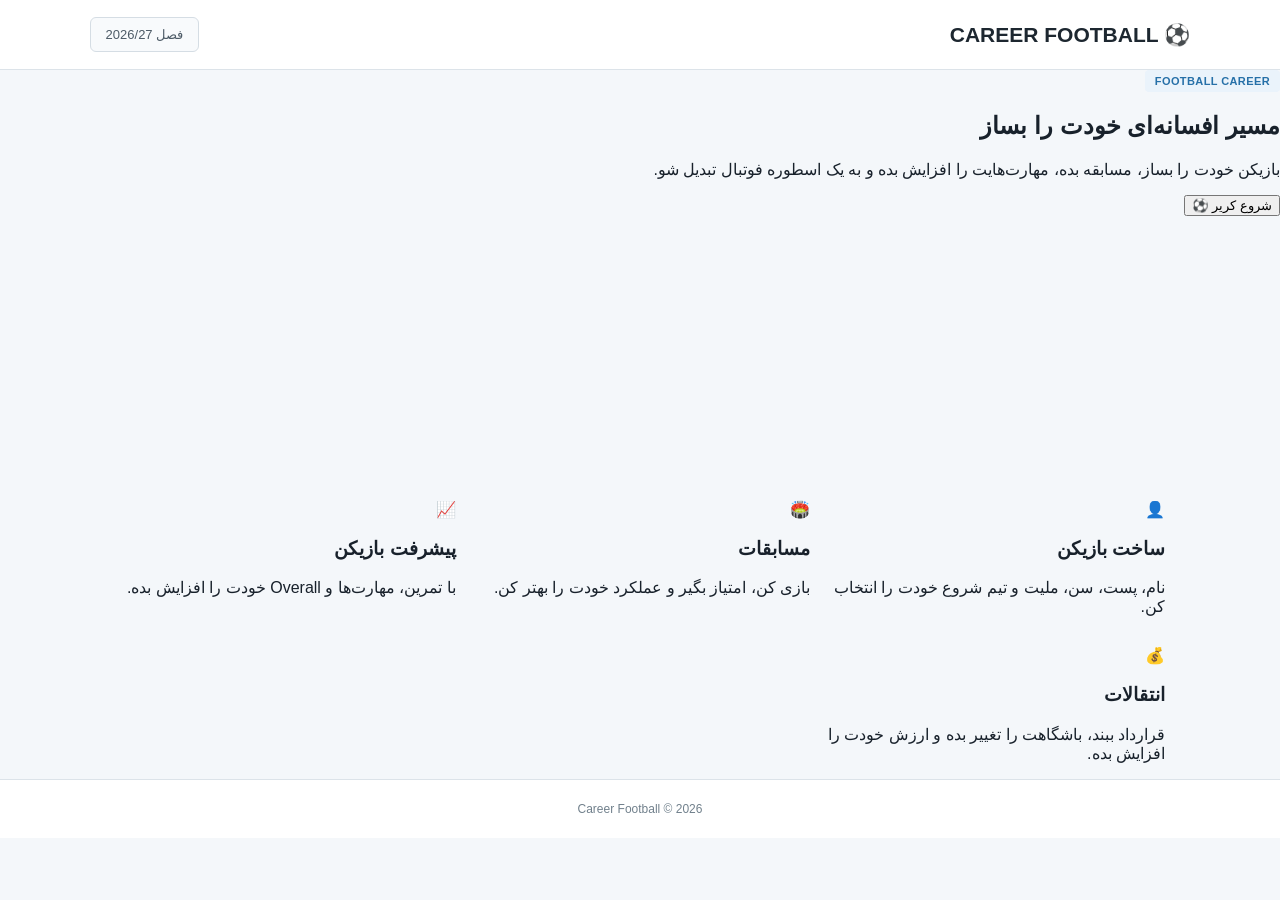
<file: index.html>
<!DOCTYPE html>
<html lang="fa" dir="rtl">

<head>
    <meta charset="UTF-8">
    <meta name="viewport" content="width=device-width, initial-scale=1.0">

    <title>Career Football</title>

    <link rel="stylesheet" href="style.css">
</head>

<body>

    <div class="app">

        <header class="header">

            <div class="logo">
                ⚽ CAREER FOOTBALL
            </div>

            <div class="season">
                فصل 2026/27
            </div>

        </header>


        <main>

            <section class="hero">

                <div class="hero-content">

                    <div class="badge">
                        FOOTBALL CAREER
                    </div>

                    <h1>
                        مسیر افسانه‌ای خودت را بساز
                    </h1>

                    <p>
                        بازیکن خودت را بساز، مسابقه بده،
                        مهارت‌هایت را افزایش بده و به یک اسطوره فوتبال تبدیل شو.
                    </p>

                    <button id="startCareerBtn">
                        شروع کریر ⚽
                    </button>

                </div>

            </section>


            <section class="features">

                <div class="feature-card">
                    <div class="icon">👤</div>
                    <h3>ساخت بازیکن</h3>
                    <p>
                        نام، پست، سن، ملیت و تیم شروع خودت را انتخاب کن.
                    </p>
                </div>


                <div class="feature-card">
                    <div class="icon">🏟️</div>
                    <h3>مسابقات</h3>
                    <p>
                        بازی کن، امتیاز بگیر و عملکرد خودت را بهتر کن.
                    </p>
                </div>


                <div class="feature-card">
                    <div class="icon">📈</div>
                    <h3>پیشرفت بازیکن</h3>
                    <p>
                        با تمرین، مهارت‌ها و Overall خودت را افزایش بده.
                    </p>
                </div>


                <div class="feature-card">
                    <div class="icon">💰</div>
                    <h3>انتقالات</h3>
                    <p>
                        قرارداد ببند، باشگاهت را تغییر بده و ارزش خودت را افزایش بده.
                    </p>
                </div>

            </section>

        </main>


        <footer>
            Career Football © 2026
        </footer>

    </div>


    <script src="script.js"></script>

</body>

</html>
</file>
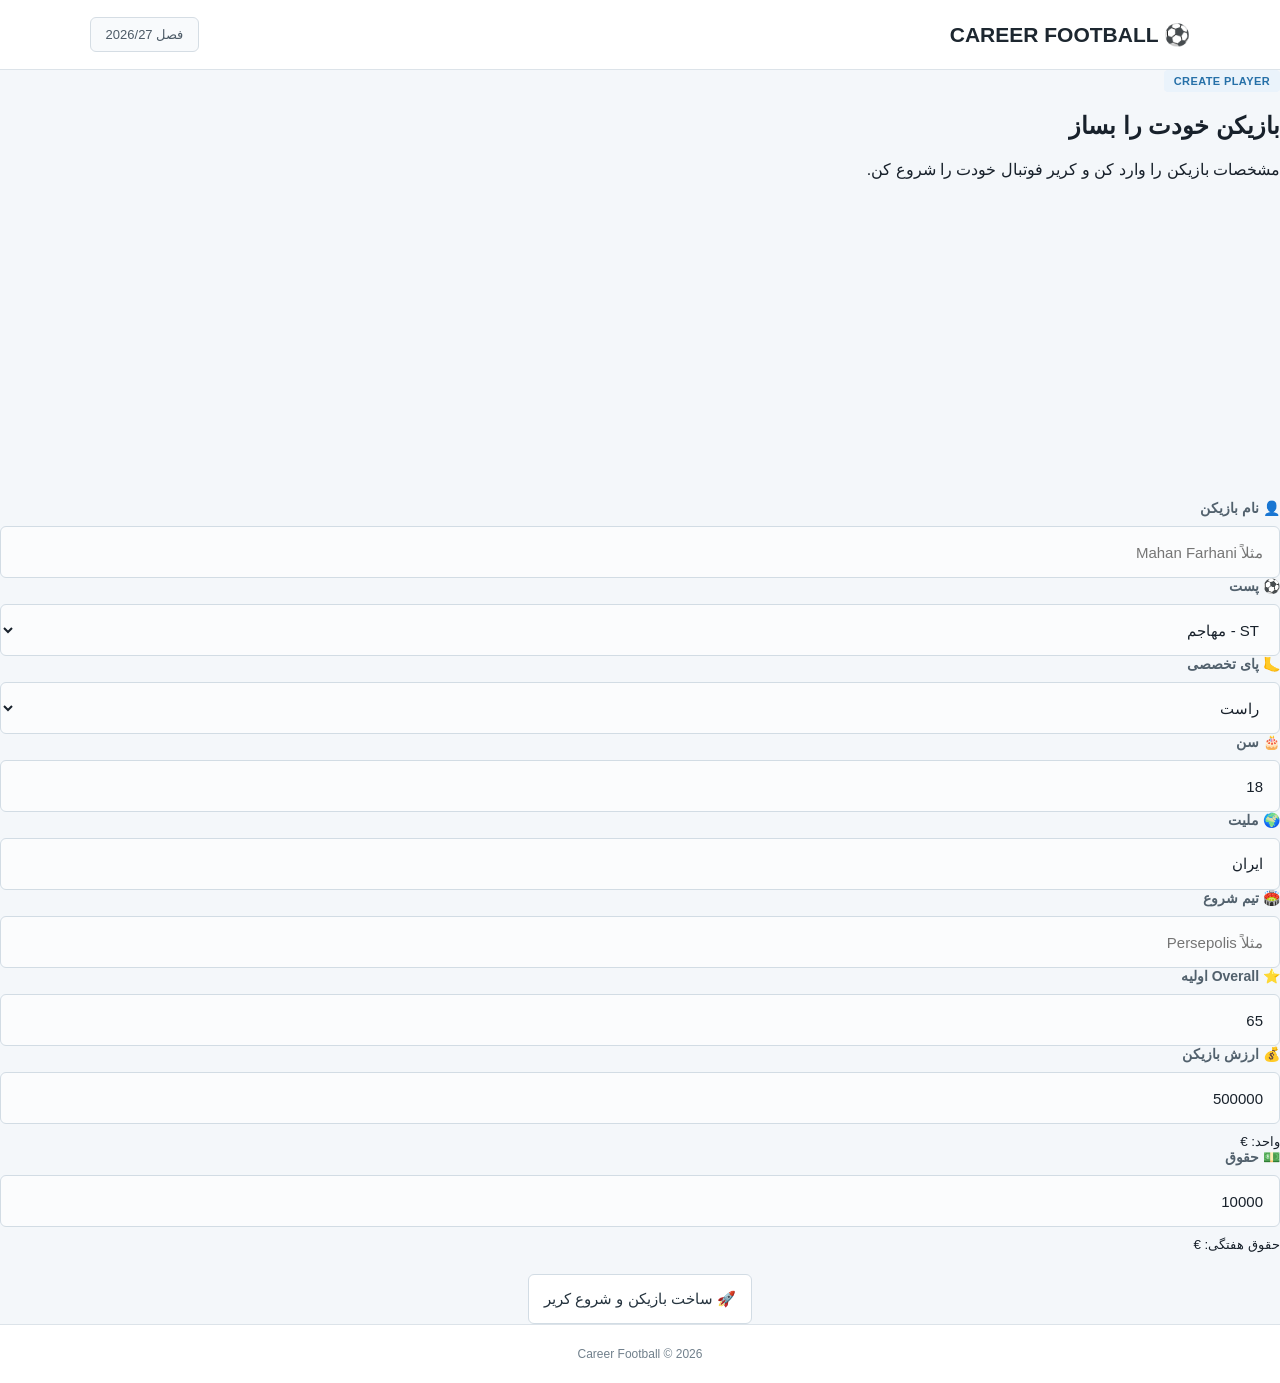
<file: career.html>
<!DOCTYPE html>
<html lang="fa" dir="rtl">
<head><meta charset="UTF-8"><meta name="viewport" content="width=device-width, initial-scale=1.0"><title>Career | Career Football</title><link rel="stylesheet" href="style.css"></head>
<body><div class="app">
<header class="header"><div class="logo">⚽ CAREER FOOTBALL</div><div class="season">فصل 2026/27</div></header>
<main class="career-page">
<section class="player-header"><div class="player-avatar">⚽</div><div class="player-info"><span class="badge">PLAYER CAREER</span><h1 id="playerName">بازیکن</h1><p id="playerDetails">اطلاعات بازیکن</p></div><div class="overall-box"><span>OVR</span><strong id="playerOverall">65</strong></div></section>
<section class="stats-grid"><div class="stat-card"><span>🏟️</span><small>باشگاه</small><strong id="playerClub">---</strong></div><div class="stat-card"><span>💰</span><small>ارزش بازیکن</small><strong id="playerValue">---</strong></div><div class="stat-card"><span>💵</span><small>حقوق هفتگی</small><strong id="playerSalary">---</strong></div><div class="stat-card"><span>🎂</span><small>سن</small><strong id="playerAge">---</strong></div></section>
<section class="section"><div class="section-title"><h2>📊 آمار فصل</h2></div><div class="stats-grid"><div class="stat-card"><span>⚽</span><small>گل</small><strong id="playerGoals">0</strong></div><div class="stat-card"><span>🎯</span><small>پاس گل</small><strong id="playerAssists">0</strong></div><div class="stat-card"><span>🏃</span><small>بازی</small><strong id="playerAppearances">0</strong></div><div class="stat-card"><span>🏆</span><small>جام‌ها</small><strong id="playerTrophies">0</strong></div></div></section>
<section class="fan-card"><div><span>❤️ رضایت هواداران</span><h2 id="fanRating">50%</h2></div><div class="progress"><div id="fanProgress" class="progress-bar"></div></div></section>
<section class="career-menu"><button type="button" onclick="location.href='match.html'">🏟️ مسابقات</button><button type="button" onclick="location.href='training.html'">🏋️ تمرین</button><button type="button" onclick="location.href='progress.html'">📈 پیشرفت بازیکن</button><button type="button" onclick="location.href='transfers.html'">🔄 نقل‌وانتقالات</button><button type="button" onclick="location.href='trophies.html'">🏆 جام‌ها</button><button type="button" onclick="location.href='news.html'">📰 اخبار</button><button type="button" onclick="location.href='contract.html'">📋 قرارداد</button><button type="button" onclick="location.href='player.html'">⚙️ ویرایش بازیکن</button></section>
</main><footer>Career Football © 2026</footer></div><script src="career.js"></script></body></html>
</file>
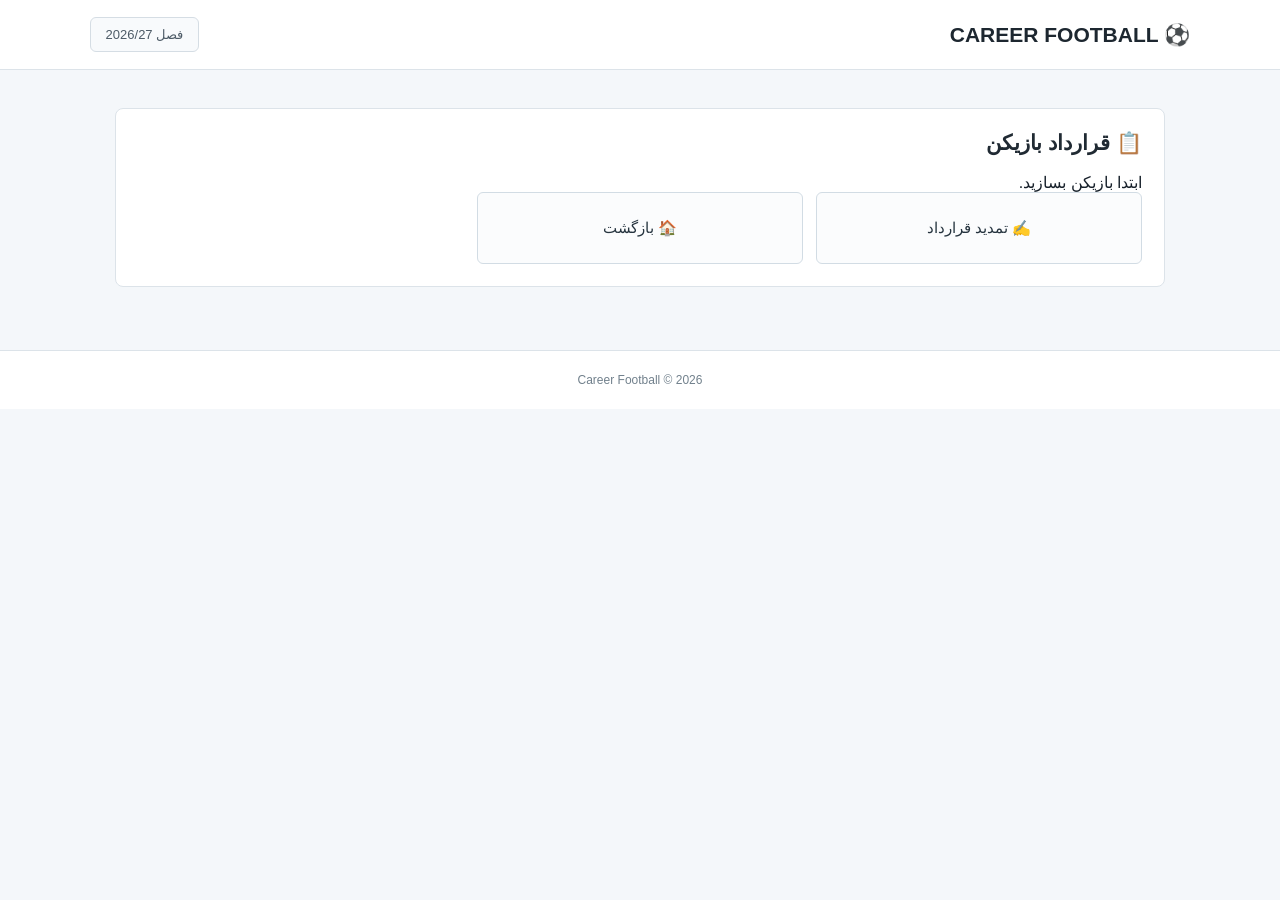
<file: contract.html>
<!DOCTYPE html><html lang="fa" dir="rtl"><head><meta charset="UTF-8"><meta name="viewport" content="width=device-width,initial-scale=1.0"><title>قرارداد | Career Football</title><link rel="stylesheet" href="style.css"></head><body><div class="app"><header class="header"><div class="logo">⚽ CAREER FOOTBALL</div><div class="season">فصل 2026/27</div></header><main class="career-page"><section class="section"><div class="section-title"><h2>📋 قرارداد بازیکن</h2></div><div id="contractInfo" class="stats-grid"></div><div class="career-menu"><button onclick="renewContract()">✍️ تمدید قرارداد</button><button onclick="location.href='career.html'">🏠 بازگشت</button></div></section></main><footer>Career Football © 2026</footer></div><script src="contract.js"></script></body></html>
</file>
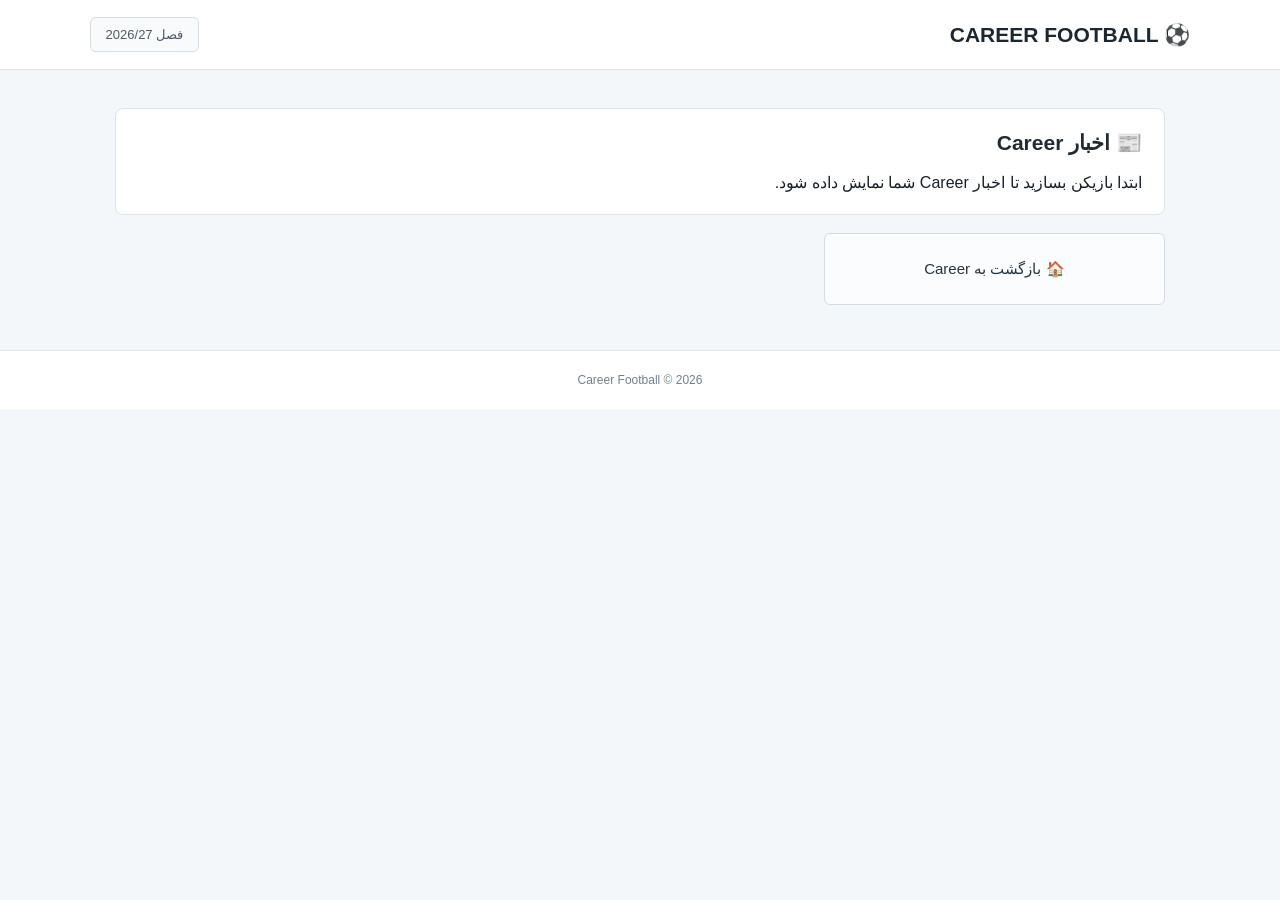
<file: news.html>
<!DOCTYPE html><html lang="fa" dir="rtl"><head><meta charset="UTF-8"><meta name="viewport" content="width=device-width,initial-scale=1.0"><title>اخبار | Career Football</title><link rel="stylesheet" href="style.css"></head><body><div class="app"><header class="header"><div class="logo">⚽ CAREER FOOTBALL</div><div class="season">فصل 2026/27</div></header><main class="career-page"><section class="section"><div class="section-title"><h2>📰 اخبار Career</h2></div><div id="newsList" class="stats-grid"></div></section><section class="career-menu"><button onclick="location.href='career.html'">🏠 بازگشت به Career</button></section></main><footer>Career Football © 2026</footer></div><script src="news.js"></script></body></html>
</file>
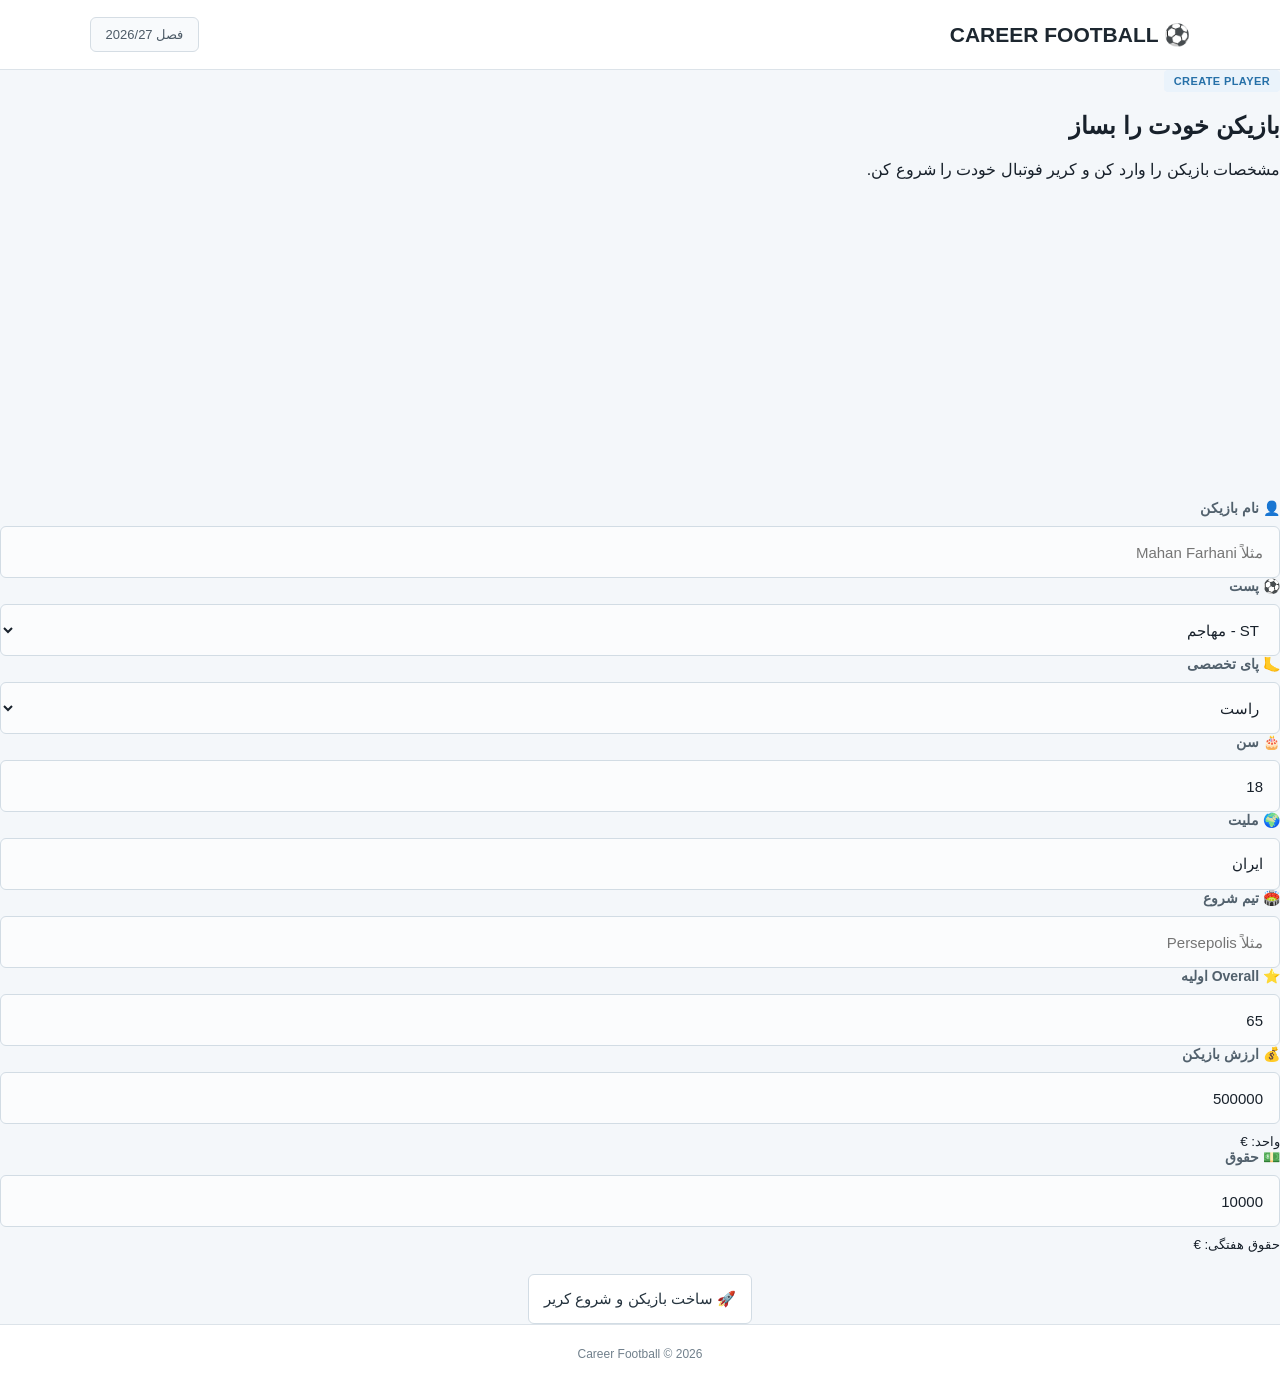
<file: player.html>
<!DOCTYPE html>
<html lang="fa" dir="rtl">
<head>
    <meta charset="UTF-8">
    <meta name="viewport" content="width=device-width, initial-scale=1.0">
    <title>ساخت بازیکن | Career Football</title>
    <link rel="stylesheet" href="style.css">
</head>
<body>
<div class="app">
    <header class="header">
        <div class="logo">⚽ CAREER FOOTBALL</div>
        <div class="season">فصل 2026/27</div>
    </header>

    <main>
        <section class="hero">
            <div class="hero-content">
                <div class="badge">CREATE PLAYER</div>
                <h1>بازیکن خودت را بساز</h1>
                <p>مشخصات بازیکن را وارد کن و کریر فوتبال خودت را شروع کن.</p>
            </div>
        </section>

        <section class="card">
            <form id="createPlayerForm">
                <div class="form-group">
                    <label for="playerName">👤 نام بازیکن</label>
                    <input type="text" id="playerName" placeholder="مثلاً Mahan Farhani" required>
                </div>

                <div class="form-group">
                    <label for="position">⚽ پست</label>
                    <select id="position" required>
                        <option value="ST">ST - مهاجم</option>
                        <option value="CF">CF - مهاجم سایه</option>
                        <option value="LW">LW - وینگر چپ</option>
                        <option value="RW">RW - وینگر راست</option>
                        <option value="CAM">CAM - هافبک هجومی</option>
                        <option value="CM">CM - هافبک</option>
                        <option value="CDM">CDM - هافبک دفاعی</option>
                        <option value="LM">LM - هافبک چپ</option>
                        <option value="RM">RM - هافبک راست</option>
                        <option value="CB">CB - مدافع میانی</option>
                        <option value="LB">LB - دفاع چپ</option>
                        <option value="RB">RB - دفاع راست</option>
                        <option value="GK">GK - دروازه‌بان</option>
                    </select>
                </div>

                <div class="form-group">
                    <label for="preferredFoot">🦶 پای تخصصی</label>
                    <select id="preferredFoot" required>
                        <option value="right">راست</option>
                        <option value="left">چپ</option>
                        <option value="both">هر دو پا</option>
                    </select>
                </div>

                <div class="form-group">
                    <label for="age">🎂 سن</label>
                    <input type="number" id="age" min="16" max="40" value="18" required>
                </div>

                <div class="form-group">
                    <label for="nationality">🌍 ملیت</label>
                    <input type="text" id="nationality" placeholder="ایران" value="ایران" required>
                </div>

                <div class="form-group">
                    <label for="startingClub">🏟️ تیم شروع</label>
                    <input type="text" id="startingClub" placeholder="مثلاً Persepolis" required>
                </div>

                <div class="form-group">
                    <label for="playerOverall">⭐ Overall اولیه</label>
                    <input type="number" id="playerOverall" min="40" max="99" value="65" required>
                </div>

                <div class="form-group">
                    <label for="playerValue">💰 ارزش بازیکن</label>
                    <input type="number" id="playerValue" min="0" value="500000" required>
                    <small>واحد: €</small>
                </div>

                <div class="form-group">
                    <label for="playerSalary">💵 حقوق</label>
                    <input type="number" id="playerSalary" min="0" value="10000" required>
                    <small>حقوق هفتگی: €</small>
                </div>

                <div class="form-actions">
                    <button type="submit" id="createPlayerBtn">🚀 ساخت بازیکن و شروع کریر</button>
                </div>
            </form>
        </section>
    </main>

    <footer>Career Football © 2026</footer>
</div>
<script src="create-player.js?v=3"></script>
</body>
</html>
</file>
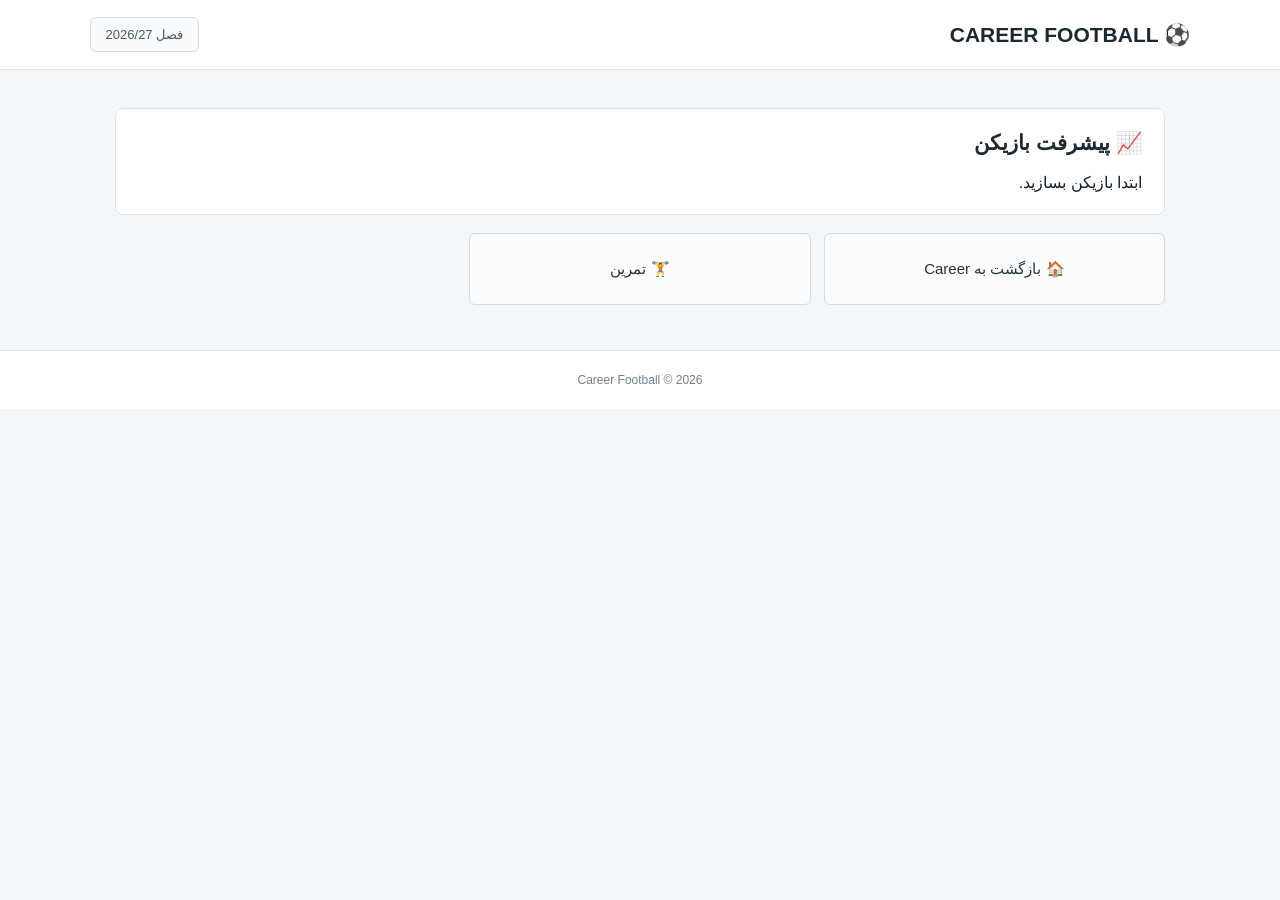
<file: progress.html>
<!DOCTYPE html><html lang="fa" dir="rtl"><head><meta charset="UTF-8"><meta name="viewport" content="width=device-width,initial-scale=1.0"><title>پیشرفت بازیکن | Career Football</title><link rel="stylesheet" href="style.css"></head><body><div class="app"><header class="header"><div class="logo">⚽ CAREER FOOTBALL</div><div class="season">فصل 2026/27</div></header><main class="career-page"><section class="section"><div class="section-title"><h2>📈 پیشرفت بازیکن</h2></div><div id="progressPlayer" class="stat-card"></div><div id="attributes" class="stats-grid"></div></section><section class="career-menu"><button onclick="location.href='career.html'">🏠 بازگشت به Career</button><button onclick="location.href='training.html'">🏋️ تمرین</button></section></main><footer>Career Football © 2026</footer></div><script src="progress.js"></script></body></html>
</file>
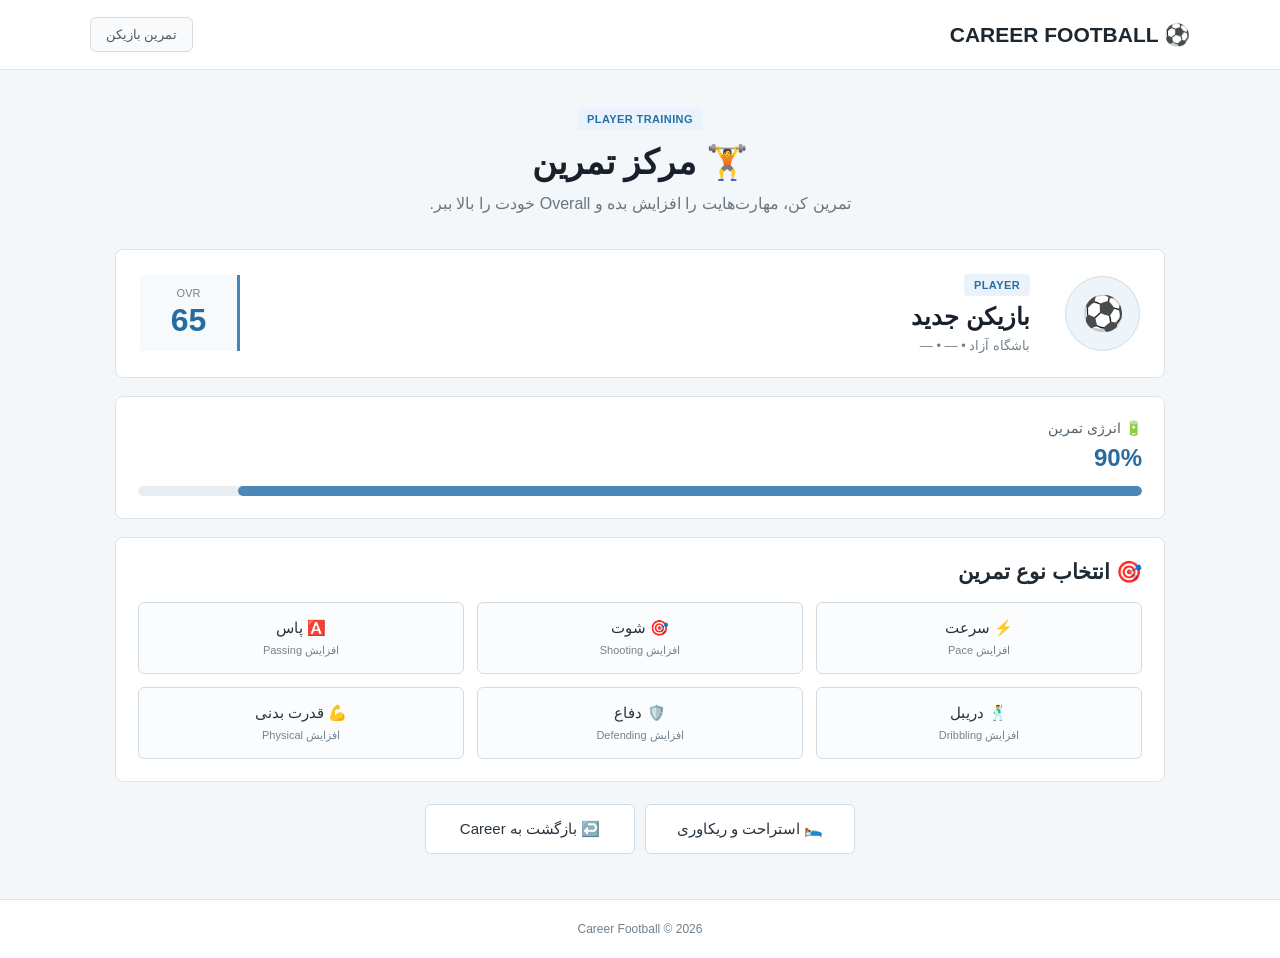
<file: training.html>
<!DOCTYPE html>
<html lang="fa" dir="rtl">
<head>
    <meta charset="UTF-8">
    <meta name="viewport" content="width=device-width, initial-scale=1.0">
    <title>تمرین | Career Football</title>

    <link rel="stylesheet" href="style.css">
    <link rel="stylesheet" href="training.css?v=2">
</head>

<body>
<div class="app">

    <header class="header">
        <div class="logo">⚽ CAREER FOOTBALL</div>
        <div class="season">تمرین بازیکن</div>
    </header>

    <main class="career-page">

        <div class="page-title">
            <span class="badge">PLAYER TRAINING</span>
            <h1>🏋️ مرکز تمرین</h1>
            <p>تمرین کن، مهارت‌هایت را افزایش بده و Overall خودت را بالا ببر.</p>
        </div>

        <section class="player-header">
            <div class="player-avatar">⚽</div>

            <div class="player-info">
                <span class="badge">PLAYER</span>
                <h1 id="playerName">بازیکن</h1>
                <p id="playerDetails">اطلاعات بازیکن</p>
            </div>

            <div class="overall-box">
                <span>OVR</span>
                <strong id="playerOverall">65</strong>
            </div>
        </section>

        <section class="fan-card">
            <div>
                <span>🔋 انرژی تمرین</span>
                <h2 id="energy">100%</h2>
            </div>

            <div class="progress">
                <div id="energyProgress" class="progress-bar" style="width:100%;"></div>
            </div>
        </section>

        <section class="section">
            <div class="section-title">
                <h2>🎯 انتخاب نوع تمرین</h2>
            </div>

            <div class="career-menu">
                <button type="button" onclick="trainPlayer('pace')">
                    ⚡ سرعت<br>
                    <small>افزایش Pace</small>
                </button>

                <button type="button" onclick="trainPlayer('shooting')">
                    🎯 شوت<br>
                    <small>افزایش Shooting</small>
                </button>

                <button type="button" onclick="trainPlayer('passing')">
                    🅰️ پاس<br>
                    <small>افزایش Passing</small>
                </button>

                <button type="button" onclick="trainPlayer('dribbling')">
                    🕺 دریبل<br>
                    <small>افزایش Dribbling</small>
                </button>

                <button type="button" onclick="trainPlayer('defending')">
                    🛡️ دفاع<br>
                    <small>افزایش Defending</small>
                </button>

                <button type="button" onclick="trainPlayer('physical')">
                    💪 قدرت بدنی<br>
                    <small>افزایش Physical</small>
                </button>
            </div>
        </section>

        <section class="fan-card" id="trainingResult" style="display:none;">
            <span>📈 نتیجه تمرین</span>
            <h2 id="trainingMessage">---</h2>
        </section>

        <div class="form-actions">
            <button type="button" onclick="window.location.href='career.html'">
                ↩️ بازگشت به Career
            </button>
        </div>

    </main>

    <footer>Career Football © 2026</footer>
</div>

<script src="training.js"></script>
</body>
</html>
</file>
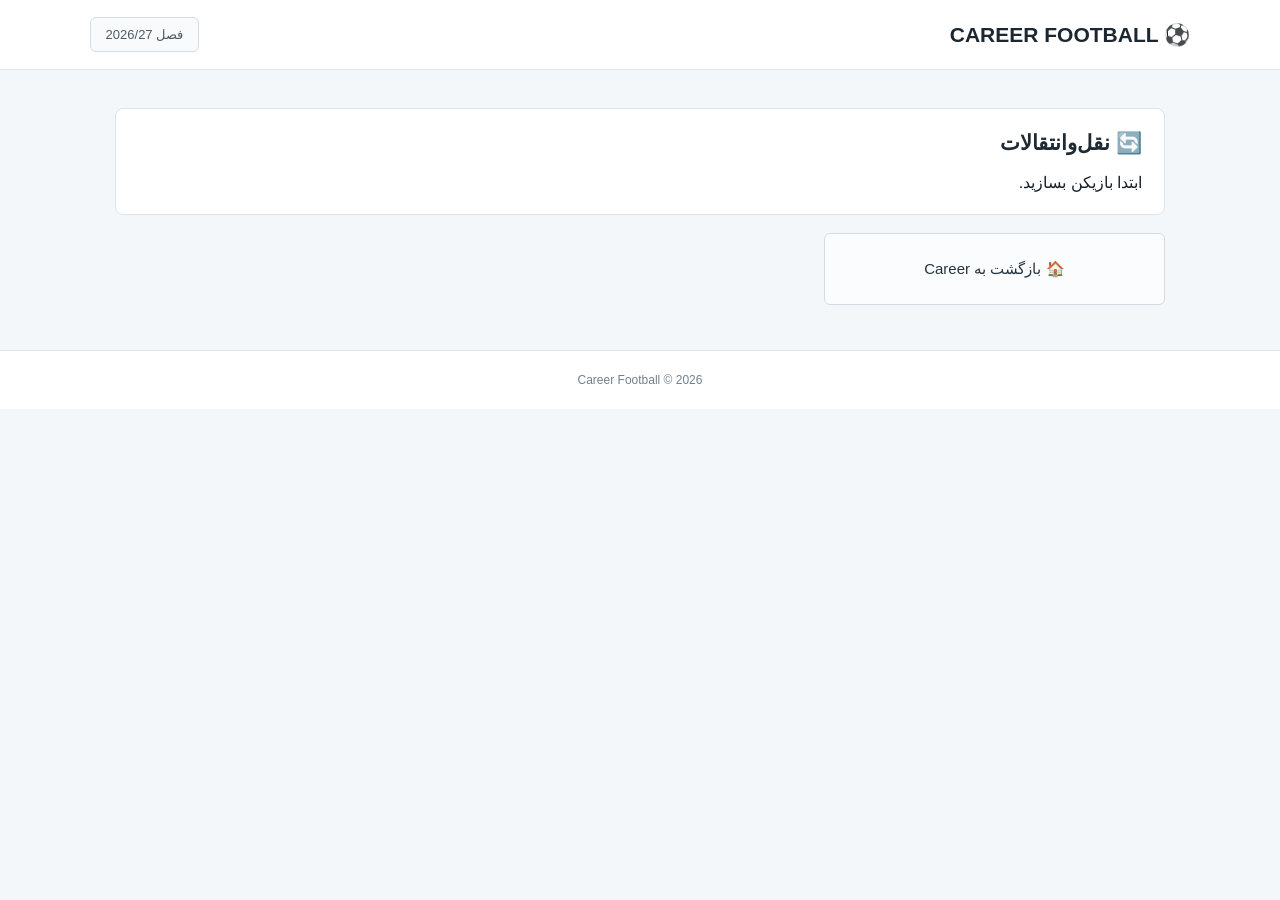
<file: transfers.html>
<!DOCTYPE html>
<html lang="fa" dir="rtl"><head><meta charset="UTF-8"><meta name="viewport" content="width=device-width,initial-scale=1.0"><title>نقل‌وانتقالات | Career Football</title><link rel="stylesheet" href="style.css"></head><body><div class="app"><header class="header"><div class="logo">⚽ CAREER FOOTBALL</div><div class="season">فصل 2026/27</div></header><main class="career-page"><section class="section"><div class="section-title"><h2>🔄 نقل‌وانتقالات</h2></div><div id="transferPlayer" class="stat-card">در حال بارگذاری...</div><div id="offers" class="stats-grid"></div></section><section class="career-menu"><button onclick="location.href='career.html'">🏠 بازگشت به Career</button></section></main><footer>Career Football © 2026</footer></div><script src="transfers.js"></script></body></html>
</file>
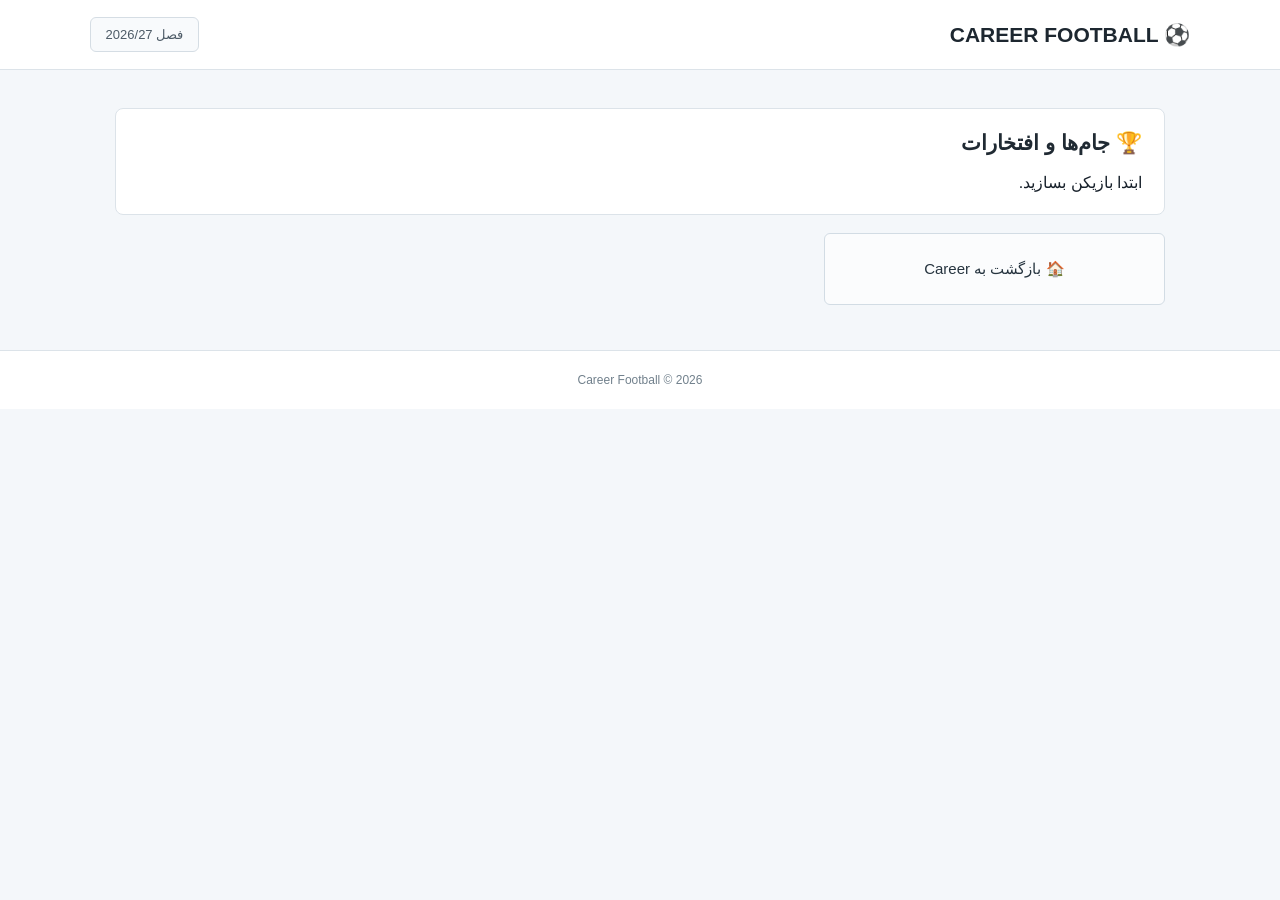
<file: trophies.html>
<!DOCTYPE html><html lang="fa" dir="rtl"><head><meta charset="UTF-8"><meta name="viewport" content="width=device-width,initial-scale=1.0"><title>جام‌ها | Career Football</title><link rel="stylesheet" href="style.css"></head><body><div class="app"><header class="header"><div class="logo">⚽ CAREER FOOTBALL</div><div class="season">فصل 2026/27</div></header><main class="career-page"><section class="section"><div class="section-title"><h2>🏆 جام‌ها و افتخارات</h2></div><div id="trophyStats" class="stats-grid"></div><div id="trophyList" class="stats-grid"></div></section><section class="career-menu"><button onclick="location.href='career.html'">🏠 بازگشت به Career</button></section></main><footer>Career Football © 2026</footer></div><script src="trophies.js"></script></body></html>
</file>
<file: style.css>
/* Career Football - shared white/blue UI */
*{box-sizing:border-box}html{direction:rtl}body{margin:0;min-height:100vh;font-family:Tahoma,Arial,sans-serif;background:#f4f7fa;color:#18212b}.app{min-height:100vh}.header{min-height:70px;padding:0 7%;display:flex;align-items:center;justify-content:space-between;background:#fff;border-bottom:1px solid #dce3e9}.logo{font-size:21px;font-weight:800;color:#1d2730}.season{padding:9px 15px;border:1px solid #d5dde4;border-radius:6px;background:#f8fafc;color:#4d5b67;font-size:13px}.career-page{width:min(1050px,92%);margin:auto;padding:38px 0 45px}.page-title{text-align:center;margin-bottom:30px}.page-title h1{margin:12px 0 8px;font-size:34px;color:#18212b}.page-title p{margin:0;color:#697782;line-height:1.8}.badge{display:inline-block;padding:5px 10px;border-radius:4px;background:#eaf3fb;color:#2670a8;font-size:11px;font-weight:700;letter-spacing:.4px}.player-header{display:grid;grid-template-columns:90px 1fr 100px;gap:20px;align-items:center;padding:24px;margin-bottom:18px;background:#fff;border:1px solid #dce3e9;border-radius:8px}.player-avatar{width:75px;height:75px;display:flex;align-items:center;justify-content:center;border-radius:50%;background:#eef5fa;border:1px solid #cfdde7;font-size:34px}.player-info h1{margin:7px 0;font-size:24px}.player-info p{margin:0;color:#71808c;font-size:13px}.overall-box{text-align:center;padding:12px;border-right:3px solid #4386b8;background:#f7fafc}.overall-box span{display:block;color:#71808c;font-size:11px}.overall-box strong{display:block;margin-top:3px;color:#286c9f;font-size:32px}.fan-card,.section{padding:22px;margin-bottom:18px;background:#fff;border:1px solid #dce3e9;border-radius:8px}.fan-card span{color:#52616d;font-size:14px}.fan-card h2{margin:7px 0 0;color:#286c9f}.progress{width:100%;height:10px;overflow:hidden;border-radius:10px;background:#e8edf1}.progress-bar{height:100%;border-radius:10px;background:#4b88b7;transition:width .3s ease}.section-title{margin-bottom:18px}.section-title h2{margin:0;font-size:21px;color:#202a33}.career-menu{display:grid;grid-template-columns:repeat(3,1fr);gap:13px}.career-menu button,.form-actions button{min-height:72px;padding:15px;border:1px solid #d2dce4;border-radius:6px;background:#fbfcfd;color:#26343f;font-family:inherit;font-size:15px;cursor:pointer;transition:.2s ease}.career-menu button:hover,.form-actions button:hover{background:#edf5fb;border-color:#76a5c6;transform:translateY(-2px)}.career-menu small{display:inline-block;margin-top:7px;color:#75838e;font-size:11px}.form-actions{display:flex;justify-content:center;gap:10px;margin-top:22px}.form-actions button{min-height:auto;min-width:210px;background:#fff}footer{padding:22px;text-align:center;background:#fff;border-top:1px solid #dce3e9;color:#71808c;font-size:12px}.create-player-container{width:min(850px,92%);margin:auto;padding:40px;border-radius:8px;background:#fff;border:1px solid #dce3e9;box-shadow:0 12px 35px rgba(30,60,90,.08)}#playerForm{display:grid;grid-template-columns:repeat(2,1fr);gap:22px}.form-group{display:flex;flex-direction:column;gap:10px}.form-group label{color:#52616d;font-size:14px;font-weight:bold}.form-group input,.form-group select{width:100%;height:52px;padding:0 16px;border-radius:6px;border:1px solid #d2dce4;outline:none;background:#fbfcfd;color:#18212b;font-size:15px;font-family:inherit;transition:.25s}.form-group input:focus,.form-group select:focus{border-color:#4386b8;box-shadow:0 0 0 3px rgba(67,134,184,.1)}.form-group select{cursor:pointer}.form-group select option{background:#fff;color:#18212b}.create-button{grid-column:1/-1;width:100%;margin-top:10px}.hero{min-height:430px}.features{width:min(1050px,92%);margin:auto;display:grid;grid-template-columns:repeat(3,1fr);gap:14px}@media(max-width:800px){.career-menu,.features{grid-template-columns:repeat(2,1fr)}.player-header{grid-template-columns:75px 1fr 85px}}@media(max-width:700px){#playerForm{grid-template-columns:1fr}.create-player-container{padding:25px 18px}.page-title h1{font-size:30px}}@media(max-width:560px){.header{padding:0 18px}.logo{font-size:17px}.career-page{width:94%;padding-top:25px}.page-title h1{font-size:27px}.player-header{grid-template-columns:1fr;text-align:center}.player-avatar{margin:auto}.overall-box{border-right:0;border-top:3px solid #4386b8}.career-menu,.features{grid-template-columns:1fr}.form-actions{flex-direction:column}.form-actions button{width:100%}}
</file>
<file: training.css>
/* =========================================
   CAREER FOOTBALL - TRAINING PAGE
   ========================================= */

* {
    box-sizing: border-box;
}

html {
    direction: rtl;
}

body {
    margin: 0;
    min-height: 100vh;
    font-family: Tahoma, Arial, sans-serif;
    background: #f4f7fa;
    color: #18212b;
}

.app {
    min-height: 100vh;
}

/* Header */
.header {
    min-height: 70px;
    padding: 0 7%;
    display: flex;
    align-items: center;
    justify-content: space-between;
    background: #ffffff;
    border-bottom: 1px solid #dce3e9;
}

.logo {
    font-size: 21px;
    font-weight: 800;
    color: #1d2730;
}

.season {
    padding: 9px 15px;
    border: 1px solid #d5dde4;
    border-radius: 6px;
    background: #f8fafc;
    color: #4d5b67;
    font-size: 13px;
}

/* Main */
.career-page {
    width: min(1050px, 92%);
    margin: 0 auto;
    padding: 38px 0 45px;
}

.page-title {
    text-align: center;
    margin-bottom: 30px;
}

.page-title h1 {
    margin: 12px 0 8px;
    font-size: 34px;
    color: #18212b;
}

.page-title p {
    margin: 0;
    color: #697782;
    line-height: 1.8;
}

.badge {
    display: inline-block;
    padding: 5px 10px;
    border-radius: 4px;
    background: #eaf3fb;
    color: #2670a8;
    font-size: 11px;
    font-weight: 700;
    letter-spacing: .4px;
}

/* Player header */
.player-header {
    display: grid;
    grid-template-columns: 90px 1fr 100px;
    gap: 20px;
    align-items: center;
    padding: 24px;
    margin-bottom: 18px;
    background: #ffffff;
    border: 1px solid #dce3e9;
    border-radius: 8px;
}

.player-avatar {
    width: 75px;
    height: 75px;
    display: flex;
    align-items: center;
    justify-content: center;
    border-radius: 50%;
    background: #eef5fa;
    border: 1px solid #cfdde7;
    font-size: 34px;
}

.player-info h1 {
    margin: 7px 0;
    font-size: 24px;
}

.player-info p {
    margin: 0;
    color: #71808c;
    font-size: 13px;
}

.overall-box {
    text-align: center;
    padding: 12px;
    border-right: 3px solid #4386b8;
    background: #f7fafc;
}

.overall-box span {
    display: block;
    color: #71808c;
    font-size: 11px;
}

.overall-box strong {
    display: block;
    margin-top: 3px;
    color: #286c9f;
    font-size: 32px;
}

/* Energy */
.fan-card {
    padding: 22px;
    margin-bottom: 18px;
    background: #ffffff;
    border: 1px solid #dce3e9;
    border-radius: 8px;
}

.fan-card > div:first-child {
    margin-bottom: 14px;
}

.fan-card span {
    color: #52616d;
    font-size: 14px;
}

.fan-card h2 {
    margin: 7px 0 0;
    color: #286c9f;
}

.progress {
    width: 100%;
    height: 10px;
    overflow: hidden;
    border-radius: 10px;
    background: #e8edf1;
}

.progress-bar {
    height: 100%;
    border-radius: 10px;
    background: #4b88b7;
    transition: width .3s ease;
}

/* Training section */
.section {
    margin-bottom: 18px;
    padding: 22px;
    background: #ffffff;
    border: 1px solid #dce3e9;
    border-radius: 8px;
}

.section-title {
    margin-bottom: 18px;
}

.section-title h2 {
    margin: 0;
    font-size: 21px;
    color: #202a33;
}

.career-menu {
    display: grid;
    grid-template-columns: repeat(3, 1fr);
    gap: 13px;
}

.career-menu button,
.form-actions button {
    min-height: 72px;
    padding: 15px;
    border: 1px solid #d2dce4;
    border-radius: 6px;
    background: #fbfcfd;
    color: #26343f;
    font-family: inherit;
    font-size: 15px;
    cursor: pointer;
    transition: .2s ease;
}

.career-menu button:hover,
.form-actions button:hover {
    background: #edf5fb;
    border-color: #76a5c6;
    transform: translateY(-2px);
}

.career-menu small {
    display: inline-block;
    margin-top: 7px;
    color: #75838e;
    font-size: 11px;
}

/* Result */
#trainingResult {
    position: relative;
}

#trainingMessage {
    margin-top: 10px;
    font-size: 18px;
    color: #286c9f;
}

/* Back button */
.form-actions {
    display: flex;
    justify-content: center;
    margin-top: 22px;
}

.form-actions button {
    min-height: auto;
    min-width: 210px;
    background: #ffffff;
}

/* Footer */
footer {
    padding: 22px;
    text-align: center;
    background: #ffffff;
    border-top: 1px solid #dce3e9;
    color: #71808c;
    font-size: 12px;
}

/* Responsive */
@media (max-width: 800px) {
    .career-menu {
        grid-template-columns: repeat(2, 1fr);
    }

    .player-header {
        grid-template-columns: 75px 1fr 85px;
    }
}

@media (max-width: 560px) {
    .header {
        padding: 0 18px;
    }

    .logo {
        font-size: 17px;
    }

    .career-page {
        width: 94%;
        padding-top: 25px;
    }

    .page-title h1 {
        font-size: 27px;
    }

    .player-header {
        grid-template-columns: 1fr;
        text-align: center;
    }

    .player-avatar {
        margin: auto;
    }

    .overall-box {
        border-right: 0;
        border-top: 3px solid #4386b8;
    }

    .career-menu {
        grid-template-columns: 1fr;
    }
}
</file>
